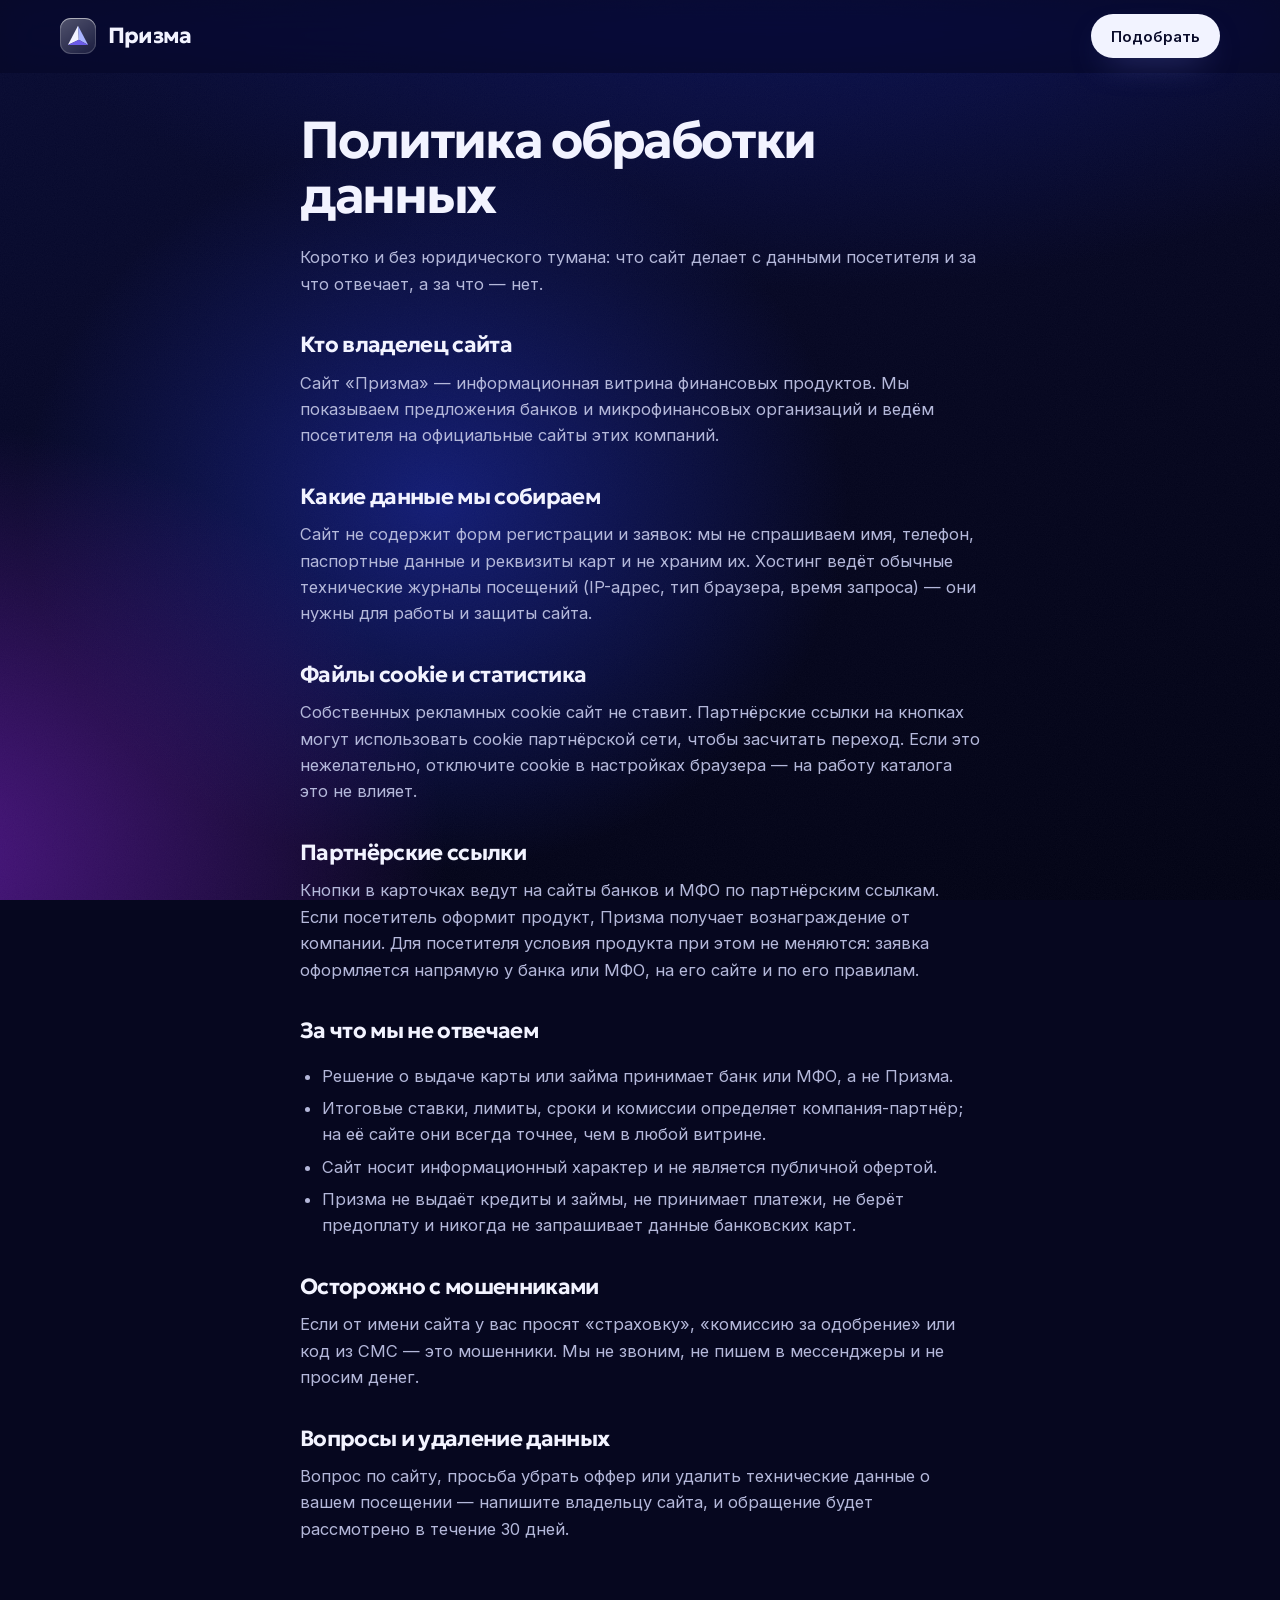
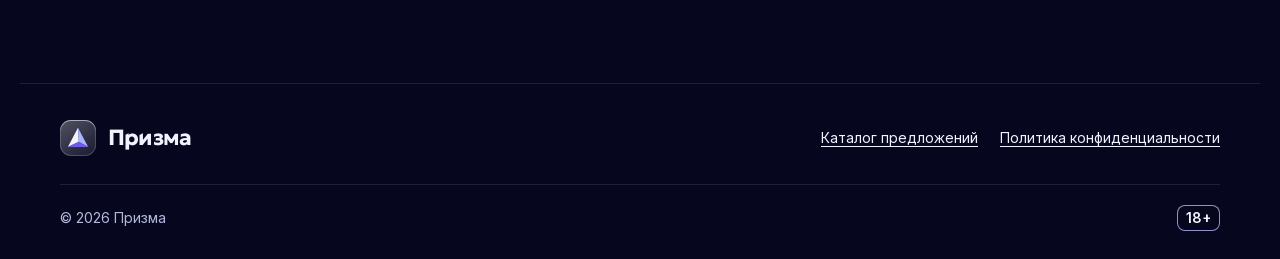
<file: privacy.html>
<!doctype html>
<html lang="ru">
<head>
<meta charset="utf-8">
<meta name="viewport" content="width=device-width, initial-scale=1">
<title>Политика обработки данных — Призма</title>
<meta name="description" content="Как сайт Призма работает с данными посетителей: файлы cookie, партнёрские ссылки, отказ от ответственности.">
<link rel="icon" href="favicon.svg" type="image/svg+xml">
<meta name="theme-color" content="#06071F">
<link rel="stylesheet" href="css/style.css?v=20261018032904">
</head>
<body>
<a class="skip" href="#main">Перейти к содержанию</a>
<svg width="0" height="0" class="sprite" aria-hidden="true" focusable="false">
  <symbol id="i-prism" viewBox="0 0 32 32"><path d="M16 3.5 3.5 27 17 20.5z" fill="#F2F3FF"/><path d="M16 3.5 17 20.5 28.5 27z" fill="#A9B4FF"/><path d="M3.5 27h25L17 20.5z" fill="#6C5CE7"/></symbol>
</svg>
<header class="hdr" id="hdr">
  <div class="wrap hdr__in">
    <a class="brand" href="./">
      <span class="brand__mark" aria-hidden="true"><svg viewBox="0 0 32 32" focusable="false"><use href="#i-prism"/></svg></span>
      <span class="brand__word">Призма</span>
    </a>
    <a class="btn btn--sm hdr__cta" href="./#catalog">Подобрать</a>
  </div>
</header>

<main id="main" tabindex="-1" class="doc">
  <div class="wrap doc__in">
    <h1>Политика обработки данных</h1>
    <p class="doc__lead">Коротко и без юридического тумана: что сайт делает с данными
       посетителя и за что отвечает, а за что — нет.</p>

    <h2>Кто владелец сайта</h2>
    <p>Сайт «Призма» — информационная витрина финансовых продуктов.
       Мы показываем предложения банков и микрофинансовых организаций и ведём
       посетителя на официальные сайты этих компаний.</p>

    <h2>Какие данные мы собираем</h2>
    <p>Сайт не содержит форм регистрации и заявок: мы не спрашиваем имя, телефон,
       паспортные данные и реквизиты карт и не храним их. Хостинг ведёт обычные
       технические журналы посещений (IP-адрес, тип браузера, время запроса) —
       они нужны для работы и защиты сайта.</p>

    <h2>Файлы cookie и статистика</h2>
    <p>Собственных рекламных cookie сайт не ставит. Партнёрские ссылки на кнопках
       могут использовать cookie партнёрской сети, чтобы засчитать переход. Если это
       нежелательно, отключите cookie в настройках браузера — на работу каталога
       это не влияет.</p>

    <h2>Партнёрские ссылки</h2>
    <p>Кнопки в карточках ведут на сайты банков и МФО по партнёрским ссылкам.
       Если посетитель оформит продукт, Призма получает вознаграждение
       от компании. Для посетителя условия продукта при этом не меняются:
       заявка оформляется напрямую у банка или МФО, на его сайте и по его правилам.</p>

    <h2>За что мы не отвечаем</h2>
    <ul>
      <li>Решение о выдаче карты или займа принимает банк или МФО, а не Призма.</li>
      <li>Итоговые ставки, лимиты, сроки и комиссии определяет компания-партнёр;
          на её сайте они всегда точнее, чем в любой витрине.</li>
      <li>Сайт носит информационный характер и не является публичной офертой.</li>
      <li>Призма не выдаёт кредиты и займы, не принимает платежи, не берёт
          предоплату и никогда не запрашивает данные банковских карт.</li>
    </ul>

    <h2>Осторожно с мошенниками</h2>
    <p>Если от имени сайта у вас просят «страховку», «комиссию за одобрение» или
       код из СМС — это мошенники. Мы не звоним, не пишем в мессенджеры и не
       просим денег.</p>

    <h2>Вопросы и удаление данных</h2>
    <p>Вопрос по сайту, просьба убрать оффер или удалить технические данные о вашем
       посещении — напишите владельцу сайта, и обращение будет рассмотрено
       в течение 30 дней.</p>
  </div>
</main>

<footer class="foot">
  <div class="wrap">
    <div class="foot__top">
      <a class="brand brand--light" href="./">
        <span class="brand__mark" aria-hidden="true"><svg viewBox="0 0 32 32" focusable="false"><use href="#i-prism"/></svg></span>
        <span class="brand__word">Призма</span>
      </a>
      <nav class="foot__nav" aria-label="Подвал">
        <a href="./#catalog">Каталог предложений</a>
        <a href="privacy.html" aria-current="page">Политика конфиденциальности</a>
      </nav>
    </div>
    <p class="foot__bottom"><span>© <span id="year">2026</span> Призма</span><span class="foot__age">18+</span></p>
  </div>
</footer>
<script>document.getElementById('year').textContent=new Date().getFullYear();</script>
</body>
</html>
</file>
<file: css/style.css>
/* ═══════════════════════════════════════════════════════════════════════
   ПРИЗМА — витрина карт, займов и РКО. Сине-фиолетовый фон (свой градиент
   по картинке клиента, спокойнее оригинала) и «стеклянные» плашки:
   полупрозрачная заливка, размытие того, что под ней (backdrop-filter),
   светлая кромка сверху. Geologica с острыми углами (SHRP 100) в заголовках,
   белые кнопки-таблетки. Цвет на странице дают банки — карты в веере
   и подсветка карточек.

   Контраст (WCAG 2.2 AA). Самый светлый участок под текстом — стекло над
   фиолетовым пятном, ~#2A1C5C: текст #F2F3FF — 14:1, приглушённый #B4B8DA —
   7,6:1 (там, где синее и фиолетовое пятна сходятся, — 5,2:1); рамки полей
   и контурных кнопок #8E92C8 — от 3,4:1 (нужно 3:1).
   Кромки стекла rgba(255,255,255,.1–.2) — украшение, не граница элемента
   управления. Без прозрачности (prefers-reduced-transparency) и в браузерах
   без backdrop-filter стекло становится плотным.
   ═══════════════════════════════════════════════════════════════════════ */

/* Geologica — переменный шрифт (wght 100–900, ось SHRP «заточка» углов 0–100). */
@font-face { font-family: 'Geologica'; font-style: normal; font-weight: 100 900; font-display: swap;
  src: url(../fonts/geologica.woff2) format('woff2'); }
@font-face { font-family: 'Inter'; font-style: normal; font-weight: 400 600; font-display: swap;
  src: url(../fonts/inter-cyr.woff2) format('woff2'); unicode-range: U+0301, U+0400-045F, U+0490-0491, U+04B0-04B1, U+2116; }
@font-face { font-family: 'Inter'; font-style: normal; font-weight: 400 600; font-display: swap;
  src: url(../fonts/inter-lat.woff2) format('woff2'); unicode-range: U+0000-00FF, U+0131, U+0152-0153, U+02BB-02BC, U+02C6, U+02DA, U+02DC, U+0304, U+0308, U+0329, U+2000-206F, U+20AC, U+2122, U+2191, U+2193, U+2212, U+2215, U+FEFF, U+FFFD; }
@font-face { font-family: 'JetBrains Mono'; font-style: normal; font-weight: 500; font-display: swap;
  src: url(../fonts/jetbrains-500-latin.woff2) format('woff2'); }

:root {
  --bg: #06071F;                       /* база под градиентом; им же зазор в кольце фокуса */
  --solid: #12133A;                    /* плотное «стекло» — без прозрачности */
  --card: rgba(14,16,52,.46);
  --line: rgba(255,255,255,.1);        /* украшение: разделители, кромки */
  --ink: #F2F3FF;
  --ink-2: #DADCF2;
  --muted: #B4B8DA;                    /* 7,6:1 на самом светлом стекле */
  --ctl-line: #8E92C8;                 /* рамки полей и контурных кнопок: 3,4:1 даже на самом ярком пятне */
  --paper: #F2F3FF;                    /* белая кнопка */
  --on-paper: #0A0B2A;                 /* текст на белой кнопке, 17:1 */
  --accent: #A9B4FF;                   /* только точки и полоска прокрутки */
  /* стекло: светлый блик сверху-слева гаснет к середине, тонкая кромка */
  --glass: linear-gradient(160deg, rgba(255,255,255,.1), rgba(255,255,255,.025) 45%, rgba(255,255,255,.05));
  --glass-edge: inset 0 1px 0 rgba(255,255,255,.18), inset 0 0 0 1px rgba(255,255,255,.1);
  --blur: blur(18px) saturate(120%);   /* сильнее saturate высветляет фиолетовое под текстом */
  --radius: 26px;
  --gutter: clamp(16px, 4vw, 40px);
  --f: 'Inter', system-ui, -apple-system, 'Segoe UI', Roboto, Arial, sans-serif;
  --f-d: 'Geologica', 'Inter', system-ui, -apple-system, 'Segoe UI', Roboto, Arial, sans-serif;
  --f-mono: 'JetBrains Mono', ui-monospace, 'SF Mono', Menlo, monospace;
  --ease-out: cubic-bezier(.16, 1, .3, 1);
  color-scheme: dark;
}
* { box-sizing: border-box; }
[hidden] { display: none !important; }
/* шапка и полоса фильтра липкие: якоря и фокус не должны уходить под них.
   --hdr / --flt — их настоящая высота (js/app.js) */
html { background: var(--bg); scroll-padding-top: calc(var(--hdr, 69px) + 12px); -webkit-text-size-adjust: 100%; text-size-adjust: 100%; }
@media (prefers-reduced-motion: no-preference) { html { scroll-behavior: smooth; } }
body { margin: 0; color: var(--ink); font: 400 1.0625rem/1.6 var(--f); -webkit-font-smoothing: antialiased; overflow-x: clip; }
/* Фон — свой градиент по картинке клиента: синее пятно в центре слева,
   фиолетовое снизу слева, к правому нижнему углу почти чёрный. Слой стоит
   на месте (fixed), страница едет поверх — стекло карточек ловит разные
   участки. У body своего фона быть не должно, иначе слои не видно. */
body::after { content: ""; position: fixed; inset: 0; z-index: -2; pointer-events: none;
  background:
    radial-gradient(60% 72% at -6% 96%, rgba(96,26,160,.78), rgba(96,26,160,0) 68%),
    radial-gradient(46% 58% at 34% 56%, rgba(26,40,160,.66), rgba(26,40,160,0) 70%),
    radial-gradient(90% 60% at 62% -10%, rgba(14,22,104,.78), rgba(14,22,104,0) 70%),
    linear-gradient(162deg, #080B33 0%, #05061F 55%, #020314 100%); }
/* телефон: экран «стоит» — пятна выше и шире, иначе фиолетовое уходит за край */
@media (max-aspect-ratio: 4/5) {
  body::after { background:
    radial-gradient(120% 50% at -12% 100%, rgba(96,26,160,.78), rgba(96,26,160,0) 68%),
    radial-gradient(95% 40% at 28% 58%, rgba(26,40,160,.6), rgba(26,40,160,0) 70%),
    radial-gradient(130% 40% at 62% -6%, rgba(14,22,104,.8), rgba(14,22,104,0) 70%),
    linear-gradient(172deg, #080B33 0%, #05061F 55%, #020314 100%); }
}
/* плёночное зерно поверх градиента и ПОД содержимым: прячет ступеньки
   на плавных переходах, текст и кнопки не перекрывает */
body::before { content: ""; position: fixed; inset: 0; z-index: -1; pointer-events: none; opacity: .45;
  background-image: url("data:image/svg+xml,%3Csvg xmlns='http://www.w3.org/2000/svg' width='220' height='220'%3E%3Cfilter id='n'%3E%3CfeTurbulence type='fractalNoise' baseFrequency='.9' numOctaves='3' stitchTiles='stitch'/%3E%3CfeColorMatrix values='0 0 0 0 1 0 0 0 0 1 0 0 0 0 1 0 0 0 .07 0'/%3E%3C/filter%3E%3Crect width='100%25' height='100%25' filter='url(%23n)'/%3E%3C/svg%3E"); }
@media (forced-colors: active) { body::before, body::after { display: none; } }
img { max-width: 100%; height: auto; display: block; }
h1, h2, h3, h4, p { margin: 0; }
a { color: inherit; text-decoration-thickness: 1.5px; text-underline-offset: 3px; }
button, input { font: inherit; color: inherit; }
main:focus { outline: none; }
.sprite { position: absolute; width: 0; height: 0; overflow: hidden; }
.ico { width: 18px; height: 18px; flex: none; fill: none; stroke: currentColor; stroke-width: 2; stroke-linecap: round; stroke-linejoin: round; }

/* Фокус — двойное кольцо: светлое снаружи, тёмный зазор внутри. Хотя бы одно
   кольцо даёт 3:1 на тёмном фоне, на стекле, на белой кнопке и на цвете банка. */
:focus-visible { outline: 3px solid var(--ink); outline-offset: 3px; box-shadow: 0 0 0 3px var(--bg); }

.vh { position: absolute !important; width: 1px; height: 1px; padding: 0; margin: -1px; overflow: hidden; clip: rect(0 0 0 0); white-space: nowrap; border: 0; }
.wrap { width: min(1240px, 100%); margin-inline: auto; padding-inline: var(--gutter); }
.skip { position: absolute; left: 12px; top: -100px; z-index: 60; max-width: calc(100% - 24px); padding: 12px 18px; border-radius: 999px; background: var(--paper); color: var(--on-paper); font-weight: 600; text-decoration: none; }
.skip:focus { top: 12px; }

/* ---------- кнопки ---------- */
.btn { display: inline-flex; align-items: center; justify-content: center; gap: 10px; min-height: 52px; padding: 0 26px; border-radius: 999px; border: 0;
  background: var(--paper); color: var(--on-paper); font: 600 1rem/1 var(--f); text-decoration: none; cursor: pointer; white-space: nowrap;
  box-shadow: 0 14px 34px -16px rgba(130,140,255,.55);
  transition: transform .2s var(--ease-out), background-color .2s, box-shadow .2s; }
.btn:hover { background: #FFFFFF; }
.btn:active { transform: scale(.98); }
.btn--ghost { background: rgba(255,255,255,.06); color: var(--ink); box-shadow: inset 0 0 0 1.5px var(--ctl-line);
  }
.btn--ghost:hover { background: rgba(255,255,255,.12); box-shadow: inset 0 0 0 1.5px #A2A6D8; }
.btn--sm { min-height: 44px; padding: 0 20px; font-size: .9375rem; }

/* ---------- шапка: матовое стекло ---------- */
.hdr { position: sticky; top: 0; z-index: 30; background: rgba(8,9,38,.72); -webkit-backdrop-filter: saturate(1.5) blur(18px); backdrop-filter: saturate(1.5) blur(18px); border-bottom: 1px solid transparent; transition: border-color .2s, background-color .2s; }
/* прокрутили — под шапкой едут белые кнопки: заливка 86%, иначе текст меню теряет контраст */
.hdr.is-stuck { border-bottom-color: var(--line); background: rgba(8,9,38,.86); }
/* полоска прокрутки: absolute и scaleX — шапка не становится выше */
.hdr__progress { position: absolute; left: 0; right: 0; bottom: -1px; height: 1px; background: var(--accent); transform: scaleX(0); transform-origin: 0 50%; pointer-events: none; }
@media (forced-colors: active) { .hdr__progress { display: none; } }
.hdr__in { display: flex; align-items: center; gap: 12px; min-height: 72px; }
.logo { display: inline-flex; align-items: center; gap: 12px; min-width: 0; text-decoration: none; border-radius: 12px; }
/* знак — стеклянная плитка с призмой */
.logo__mark, .brand__mark { width: 36px; height: 36px; border-radius: 11px; display: grid; place-items: center; flex: none;
  background: linear-gradient(145deg, rgba(255,255,255,.3), rgba(255,255,255,.08)); box-shadow: inset 0 1px 0 rgba(255,255,255,.45), inset 0 0 0 1px rgba(255,255,255,.18); }
.logo__mark svg, .brand__mark svg { width: 26px; height: 26px; }
.logo__word { font: 700 1.375rem/1 var(--f-d); letter-spacing: -.035em; white-space: nowrap; overflow: hidden; text-overflow: ellipsis; padding-bottom: 2px; }
.hdr nav { margin-left: auto; }
.hdr nav ul { display: flex; gap: 2px; list-style: none; margin: 0; padding: 0; }
.hdr nav a { display: inline-flex; align-items: center; min-height: 44px; padding: 0 14px; border-radius: 999px; text-decoration: none; font-weight: 500; font-size: .9375rem; color: var(--ink-2); }
.hdr nav a:hover { background: rgba(255,255,255,.09); color: var(--ink); }
.hdr__cta { margin-left: 6px; flex: none; }
/* на политике меню нет — кнопка всё равно уходит вправо */
.brand + .hdr__cta { margin-left: auto; }
@media (max-width: 1060px) { .hdr nav { display: none; } .hdr__cta { margin-left: auto; } }
@media (max-height: 500px) { .hdr { position: static; } }

/* ---------- первый экран ---------- */
.hero { position: relative; isolation: isolate; overflow-x: clip; padding-top: clamp(28px, 5vw, 64px); padding-bottom: clamp(16px, 3vw, 40px); }
/* мягкий свет за веером — холодный, как от стекла */
.hero::before { content: ""; position: absolute; z-index: -1; pointer-events: none; inset: -72px 0 -10%;
  background: radial-gradient(46% 56% at 74% 46%, rgba(130,120,255,.13), rgba(130,120,255,0) 72%); }
.hero__grid { display: grid; gap: clamp(8px, 3vw, 32px); align-items: center; }
@media (min-width: 1000px) {
  .hero__grid { grid-template-columns: minmax(0, 1.05fr) minmax(0, 1fr); grid-template-areas: "head fan" "body fan"; align-items: end; column-gap: 24px; }
  .hero__head { grid-area: head; } .hero__body { grid-area: body; align-self: start; } .fan { grid-area: fan; align-self: center; }
}
.pill { display: inline-flex; align-items: center; gap: 10px; padding: 8px 15px 8px 13px; border-radius: 999px; font-size: .875rem; font-weight: 500; color: var(--ink-2); line-height: 1.3;
  background: var(--glass), rgba(18,20,60,.4); box-shadow: var(--glass-edge); }
.pill i { width: 7px; height: 7px; border-radius: 50%; background: var(--accent); flex: none; box-shadow: 0 0 0 4px rgba(169,180,255,.16); }
/* два повтора и стоп: бесконечное мигание без кнопки паузы — нарушение 2.2.2 */
@media (prefers-reduced-motion: no-preference) { .pill i { animation: ping 2.4s var(--ease-out) 2; } }
@keyframes ping { 0% { box-shadow: 0 0 0 0 rgba(169,180,255,.45); } 70% { box-shadow: 0 0 0 9px rgba(169,180,255,0); } 100% { box-shadow: 0 0 0 4px rgba(169,180,255,.16); } }
.hero h1 { margin: 22px 0 0; font: 650 clamp(2.5rem, 4.5vw, 4.125rem)/1.02 var(--f-d); letter-spacing: -.045em; text-wrap: balance; }
.hero h1 em { display: block; font-style: normal; color: var(--muted); }   /* крупный текст, 7,6:1 */
.hero__lead { margin: 0; max-width: 30em; font-size: clamp(1.0625rem, 1.4vw, 1.1875rem); color: var(--muted); text-wrap: pretty; }
.hero__cta { display: flex; flex-wrap: wrap; gap: 12px; margin-top: 30px; }
.hero__cta .ico { width: 18px; height: 18px; }
.hero__facts { display: flex; flex-wrap: wrap; gap: 10px 44px; margin: 40px 0 0; padding: 26px 0 0; list-style: none; border-top: 1px solid var(--line); max-width: 520px; }
.hero__facts b { display: block; font: 300 2.75rem/1 var(--f-d); letter-spacing: -.04em; }
.hero__facts span { display: block; margin-top: 6px; font-size: .875rem; color: var(--muted); }

/* ---------- веер карт ----------
   Только карты: стеклянные пластины и шары за ними клиент велел убрать (18.10).
   Веер — одна плоскость, наклонённая в 3D: карты не режут друг друга, порядок
   слоёв задаёт z-index. .bank — неподвижная зона под курсором, .bank__face —
   сама карта. data-slot (0…4) — место в веере; клик «вытаскивает» карту.
   --p — насколько веер раскрыт (1 — полностью, 0 — одна карта), из прокрутки. */
.fan { --k: 1; --p: 1; --mx: 0; --my: 0; position: relative; height: clamp(300px, 42vw, 560px); user-select: none; -webkit-user-select: none; }
.fan__tick { position: absolute; z-index: 3; width: 14px; height: 14px; pointer-events: none; border: 0 solid rgba(169,180,255,.55); }
.fan__tick--tl { top: 2%; left: 1%; border-top-width: 1px; border-left-width: 1px; }
.fan__tick--tr { top: 2%; right: 1%; border-top-width: 1px; border-right-width: 1px; }
.fan__tick--bl { bottom: 0; left: 1%; border-bottom-width: 1px; border-left-width: 1px; }
.fan__tick--br { bottom: 0; right: 1%; border-bottom-width: 1px; border-right-width: 1px; }
.fan__hint { position: absolute; z-index: 3; right: calc(1% + 22px); top: calc(2% - 5px); font: 500 .6875rem/1.4 var(--f-mono); letter-spacing: .06em; text-transform: uppercase; color: var(--muted); pointer-events: none; }
@media (max-width: 600px) { .fan__tick, .fan__hint { display: none; } }
@media (forced-colors: active) { .fan__tick { display: none; } }
/* перспектива — функцией у самой сцены, а не свойством perspective у .fan:
   с ним Safari ставит соседей сцены в одно 3D-пространство и сортирует слои
   по глубине, а не по z-index */
.fan__stage { position: absolute; z-index: 1; inset: 0; transform: perspective(1600px) rotateX(var(--rx, 12deg)) rotateY(var(--ry, 8deg)); transition: transform .9s var(--ease-out); }
.bank { --w: clamp(160px, 19vw, 256px); --tx: 0px; --ty: 0px; --rot: 0deg; --z: 1;
  position: absolute; left: 50%; bottom: 30%; width: var(--w); aspect-ratio: 1.586; margin-left: calc(var(--w) / -2);
  transform-origin: 50% 140%;
  transform: translate(var(--tx), var(--ty)) rotate(var(--rot));
  z-index: var(--z);
  transition: transform .75s var(--ease-out) var(--delay, 0ms), z-index 0s .25s;
  cursor: pointer; -webkit-tap-highlight-color: transparent; touch-action: manipulation; }
/* стопка: центральная сверху, остальные чуть выглядывают */
.bank[data-slot="0"] { --ty: 7px; --rot: -3deg; }
.bank[data-slot="1"] { --ty: 3px; --rot: -1.5deg; --z: 3; }
.bank[data-slot="2"] { --z: 5; }
.bank[data-slot="3"] { --ty: 3px; --rot: 1.5deg; --z: 3; }
.bank[data-slot="4"] { --ty: 7px; --rot: 3deg; }
/* веер: пять мест слева направо; между стопкой и веером — пропорционально --p */
.fan.is-open .bank[data-slot="0"] { --tx: calc(var(--w) * -.54 * var(--k) * var(--p)); --ty: calc(7px * (1 - var(--p)) + var(--w) * .12 * var(--k) * var(--p)); --rot: calc(-3deg * (1 - var(--p)) - 20deg * var(--k) * var(--p)); }
.fan.is-open .bank[data-slot="1"] { --tx: calc(var(--w) * -.28 * var(--k) * var(--p)); --ty: calc(3px * (1 - var(--p)) + var(--w) * .03 * var(--k) * var(--p)); --rot: calc(-1.5deg * (1 - var(--p)) - 10deg * var(--k) * var(--p)); }
.fan.is-open .bank[data-slot="2"] { --ty: calc(var(--w) * -.04 * var(--p)); }
.fan.is-open .bank[data-slot="3"] { --tx: calc(var(--w) * .28 * var(--k) * var(--p)); --ty: calc(3px * (1 - var(--p)) + var(--w) * .03 * var(--k) * var(--p)); --rot: calc(1.5deg * (1 - var(--p)) + 10deg * var(--k) * var(--p)); }
.fan.is-open .bank[data-slot="4"] { --tx: calc(var(--w) * .54 * var(--k) * var(--p)); --ty: calc(7px * (1 - var(--p)) + var(--w) * .12 * var(--k) * var(--p)); --rot: calc(3deg * (1 - var(--p)) + 20deg * var(--k) * var(--p)); }
.bank__face { position: absolute; inset: 0; border-radius: calc(var(--w) * .062); padding: calc(var(--w) * .066); color: #fff; overflow: hidden;
  display: flex; flex-direction: column;
  box-shadow: 0 1px 1px rgba(0,0,0,.3), 0 18px 34px -12px rgba(3,4,30,.85), inset 0 0 0 1px rgba(255,255,255,.1);
  transition: translate .45s var(--ease-out), scale .45s var(--ease-out), box-shadow .45s var(--ease-out); }
@media (hover: hover) {
  .fan.is-open .bank:hover { z-index: 9; transition: transform .75s var(--ease-out) var(--delay, 0ms), z-index 0s; }
  .fan.is-open .bank:hover .bank__face { translate: 0 -14px; scale: 1.04; box-shadow: 0 1px 1px rgba(0,0,0,.3), 0 34px 54px -18px rgba(3,4,30,.9), inset 0 0 0 1px rgba(255,255,255,.14); }
}
.fan.is-open .bank:active .bank__face { translate: 0 -6px; scale: 1.01; }
.fan.is-open .bank.is-picked { z-index: 10; transition: transform .75s var(--ease-out), z-index 0s; }
.fan.is-open .bank.is-picked .bank__face { translate: 0 -30px; scale: 1.06; box-shadow: 0 1px 1px rgba(0,0,0,.3), 0 40px 60px -20px rgba(3,4,30,.95), inset 0 0 0 1px rgba(255,255,255,.16); }
.bank__face::after { content: ""; position: absolute; inset: 0; border-radius: inherit; pointer-events: none;
  background: linear-gradient(115deg, rgba(255,255,255,.26) 0%, rgba(255,255,255,0) 36%, rgba(255,255,255,0) 64%, rgba(255,255,255,.1) 100%); }
.bank__top { display: flex; align-items: center; gap: calc(var(--w) * .036); font: 600 calc(var(--w) * .06)/1 var(--f); letter-spacing: -.01em; }
.bank__logo { width: calc(var(--w) * .13); height: calc(var(--w) * .13); border-radius: 28%; background: #fff; object-fit: cover; flex: none; }
.bank__nfc { margin-left: auto; width: calc(var(--w) * .052); height: auto; opacity: .9; fill: none; stroke: currentColor; stroke-width: 6; stroke-linecap: round; }
.bank__chip { margin-top: calc(var(--w) * .08); width: calc(var(--w) * .15); aspect-ratio: 1.3; border-radius: 22%; position: relative; overflow: hidden;
  background: linear-gradient(135deg, #F6E7BE, #C9A55E 55%, #EFD9A0); }
.bank__chip::before, .bank__chip::after { content: ""; position: absolute; background: rgba(90,60,10,.35); }
.bank__chip::before { left: 0; right: 0; top: 50%; height: 1px; }
.bank__chip::after { top: 0; bottom: 0; left: 36%; width: 1px; box-shadow: calc(var(--w) * .042) 0 0 rgba(90,60,10,.35); }
.bank__num { margin-top: auto; font: 500 calc(var(--w) * .052)/1 var(--f-mono); letter-spacing: .08em; opacity: .94; white-space: nowrap; }
.bank__bottom { display: flex; align-items: flex-end; justify-content: space-between; margin-top: calc(var(--w) * .045); font-size: calc(var(--w) * .048); font-weight: 500; opacity: .92; line-height: 1; }
.bank__mir { font: 600 italic calc(var(--w) * .074)/1 var(--f); letter-spacing: -.02em; }
.bank--t .bank__face { background: repeating-linear-gradient(118deg, rgba(255,255,255,.03) 0 2px, transparent 2px 8px), linear-gradient(145deg, #333333, #0E0E0E 58%, #222222); }
.bank--t .bank__bottom span:first-child { color: #FFDD2D; font-weight: 600; }
.bank--alfa .bank__face { background: linear-gradient(145deg, #FF6A4E, #EF3124 45%, #A9121A); }
.bank--sber .bank__face { background: linear-gradient(145deg, #4CD06C, #21A038 45%, #0B6E2C); }
.bank--uralsib .bank__face { background: linear-gradient(145deg, #8A5BC4, #5B2C83 50%, #351659); }
.bank--ozon .bank__face { background: linear-gradient(135deg, #2D74FF, #005BFF 30%, #7B2FE0 68%, #F1117E); }
/* правые карты: логотип и название справа — банк виден, даже когда левую половину закрывает соседняя */
.bank--r .bank__top { flex-direction: row-reverse; }
.bank--r .bank__nfc { margin-left: 0; margin-right: auto; scale: -1 1; }
.bank--r .bank__chip { align-self: flex-end; }
.bank--r .bank__num { text-align: right; }
.bank--r .bank__bottom { justify-content: flex-end; }
@media (prefers-reduced-motion: reduce) { .bank, .bank__face, .fan__stage { transition: none !important; } }
@media (max-width: 999px) { .fan { margin-block: 4px 8px; } }
/* на узком экране веер собраннее, чтобы крайние карты не выходили за край */
@media (max-width: 600px) {
  .fan { --k: .6; height: clamp(250px, 76vw, 330px); }
  .bank { --w: clamp(150px, 44vw, 210px); bottom: 27%; }
}

/* Настоящее размытие (backdrop-filter) — у шапки и ленты фильтров: под ними
   едет чёткое. Плитки и карточки лежат на плавном
   градиенте — размывать там почти нечего, а перерисовка на каждом кадре
   прокрутки дорогая; на компьютере размытие у них всё же есть — оно
   сглаживает зерно, и стекло читается «матовым». */
@media (hover: hover) and (pointer: fine) and (min-width: 900px) {
  .tile, .card, .faq details { -webkit-backdrop-filter: var(--blur); backdrop-filter: var(--blur); }
}

/* ---------- лента партнёров ---------- */
.partners { padding: clamp(28px, 4vw, 52px) 0 0; }
.partners__bar { display: flex; align-items: center; justify-content: space-between; gap: 12px; margin-bottom: 16px; }
.partners__title { font: 500 .9375rem/1.3 var(--f); color: var(--muted); }
.mq-toggle { display: inline-flex; align-items: center; gap: 8px; min-height: 44px; padding: 0 16px 0 14px; border: 0; border-radius: 999px;
  background: rgba(255,255,255,.06); box-shadow: inset 0 0 0 1.5px var(--ctl-line); font-size: .875rem; font-weight: 600; cursor: pointer; }
.mq-toggle:hover { background: rgba(255,255,255,.12); }
.mq-toggle .ico { width: 16px; height: 16px; fill: currentColor; stroke-width: 1.5; }
.marquee { overflow: hidden; -webkit-mask-image: linear-gradient(90deg, transparent, #000 6%, #000 94%, transparent); mask-image: linear-gradient(90deg, transparent, #000 6%, #000 94%, transparent); }
.marquee__track { display: flex; width: max-content; }
.marquee__list { display: flex; gap: 10px; margin: 0; padding: 2px 10px 2px 0; list-style: none; }
/* в ленте стекло без размытия: она всё время едет, а blur на ходу дорогой */
.marquee__list li { display: inline-flex; align-items: center; gap: 10px; padding: 9px 18px 9px 10px; border-radius: 999px; background: rgba(255,255,255,.07); box-shadow: inset 0 1px 0 rgba(255,255,255,.12), inset 0 0 0 1px rgba(255,255,255,.07); font-size: .9375rem; font-weight: 500; color: var(--ink-2); white-space: nowrap; }
.marquee__list img { width: 30px; height: 30px; border-radius: 50%; object-fit: cover; background: #fff; }
@media (prefers-reduced-motion: no-preference) {
  .marquee__track.is-running { animation: mq var(--mq-dur, 70s) linear infinite; }
  .marquee:hover .marquee__track, .marquee:focus-within .marquee__track, .marquee.is-paused .marquee__track { animation-play-state: paused; }
}
@keyframes mq { to { transform: translateX(-50%); } }
@media (prefers-reduced-motion: reduce) {
  .mq-toggle { display: none; }
  .marquee { -webkit-mask-image: none; mask-image: none; }
  .marquee__track { width: auto; }
  .marquee__list { flex-wrap: wrap; padding: 0 var(--gutter); max-width: 1240px; margin-inline: auto; }
  .marquee__list[aria-hidden="true"] { display: none; }
}

/* ---------- заголовки секций ---------- */
.sec { padding-top: clamp(64px, 9vw, 120px); }
.sec__head { display: flex; flex-wrap: wrap; align-items: end; justify-content: space-between; gap: 12px 24px; margin-bottom: 32px; }
.sec__head h2, .how h2 { font: 650 clamp(2.125rem, 4.2vw, 3.375rem)/1 var(--f-d); letter-spacing: -.045em; }
.sec__head p { max-width: 30em; color: var(--muted); }
/* номер раздела над заголовком — украшение (aria-hidden), слово не повторяет H2 */
.sec__head .idx { flex-basis: 100%; max-width: none; }
.idx { display: flex; align-items: center; gap: 12px; margin-bottom: 4px; font: 500 .75rem/1 var(--f-mono); letter-spacing: .12em; text-transform: uppercase; color: var(--muted); }
.idx span { display: inline-flex; align-items: center; gap: 12px; color: var(--ink); }
.idx span::after { content: ""; width: 28px; height: 1px; background: rgba(169,180,255,.55); }
.how__head .idx { margin-bottom: 16px; }

/* ---------- разделы-плитки: стекло, крупная цифра, название, логотипы ---------- */
.bento { display: grid; gap: 14px; grid-template-columns: repeat(4, minmax(0, 1fr)); list-style: none; margin: 0; padding: 0; }
.bento li { min-width: 0; }
@media (max-width: 1100px) { .bento { grid-template-columns: repeat(2, minmax(0, 1fr)); } .bento li:last-child:nth-child(odd) { grid-column: span 2; } }
.tile { position: relative; isolation: isolate; display: flex; flex-direction: column; justify-content: flex-start; gap: 44px; height: 100%; padding: 26px; border-radius: var(--radius); overflow: hidden;
  background: var(--glass), rgba(18,20,60,.42); box-shadow: var(--glass-edge), 0 24px 50px -30px rgba(2,3,20,.75);
  text-decoration: none; transition: background-color .3s, box-shadow .3s; }
/* мягкий свет из верхнего угла */
.tile::before { content: ""; position: absolute; z-index: -1; inset: 0; pointer-events: none; background: radial-gradient(70% 60% at 0% 0%, rgba(255,255,255,.09), rgba(255,255,255,0) 70%); }
/* свет за курсором (--x/--y из js/app.js): не ярче 3% белого — приглушённый
   текст поверх остаётся выше 5:1 даже на фиолетовом пятне */
.tile::after, .card::after { content: ""; position: absolute; inset: 0; z-index: -1; border-radius: inherit; pointer-events: none; opacity: 0; transition: opacity .35s;
  background: radial-gradient(260px circle at var(--x, 50%) var(--y, 50%), rgba(255,255,255,.03), rgba(255,255,255,0) 70%); }
@media (hover: hover) and (pointer: fine) and (prefers-reduced-motion: no-preference) { .tile:hover::after, .card:hover::after { opacity: 1; } }
@media (forced-colors: active) { .tile::after, .card::after { display: none; } }
@media (hover: hover) {
  .tile:hover { background: var(--glass), rgba(40,44,112,.48); box-shadow: inset 0 1px 0 rgba(255,255,255,.26), inset 0 0 0 1px rgba(255,255,255,.17), 0 30px 60px -30px rgba(2,3,20,.8); }
  .tile:hover .tile__arrow { transform: rotate(-45deg); }
}
.tile__num { display: block; padding-right: 56px; font: 250 clamp(4.5rem, 7vw, 6.25rem)/.8 var(--f-d); letter-spacing: -.06em; color: var(--ink); }
.tile__arrow { position: absolute; top: 20px; right: 20px; width: 44px; height: 44px; border-radius: 50%; background: var(--paper); color: var(--on-paper); display: grid; place-items: center; transition: transform .35s var(--ease-out); }
.tile__arrow .ico { width: 18px; height: 18px; }
.tile__txt b { display: block; color: var(--ink); font: 650 1.5rem/1.1 var(--f-d); letter-spacing: -.035em; }
.tile__txt > span { display: block; margin-top: 8px; color: var(--muted); font-size: .9375rem; }
.tile__txt > .tile__logos { display: flex; margin-top: 16px; }
.tile__logos img { width: 28px; height: 28px; border-radius: 50%; object-fit: cover; background: #fff; box-shadow: 0 0 0 2.5px #1B1D52; }
.tile__logos img + img { margin-left: -8px; }
@media (max-width: 600px) {
  .tile { min-height: 0; gap: 28px; padding: 18px; border-radius: 22px; }
  .tile__num { font-size: 3.75rem; padding-right: 44px; }
  .tile__arrow { width: 38px; height: 38px; top: 14px; right: 14px; }
  .tile__txt b { font-size: 1.5rem; }
  .tile__txt > span { font-size: .8125rem; }
  .tile__note { display: none; }
  .tile__txt > .tile__logos { margin-top: 10px; }
}
@media (max-width: 340px) { .bento { grid-template-columns: minmax(0, 1fr); } .bento li:last-child:nth-child(odd) { grid-column: span 1; } }

/* ---------- как это работает ---------- */
.how { margin-top: clamp(64px, 9vw, 120px); padding-block: clamp(48px, 6vw, 88px); border-block: 1px solid var(--line); position: relative; isolation: isolate; }
.how::before { content: ""; position: absolute; z-index: -1; inset: 0; pointer-events: none; background: radial-gradient(40% 60% at 22% 50%, rgba(130,120,255,.1), rgba(130,120,255,0) 70%); }
.how__grid { display: grid; gap: 28px clamp(24px, 4vw, 64px); align-items: start; }
@media (min-width: 900px) { .how__grid { grid-template-columns: minmax(0, .8fr) minmax(0, 1.2fr); } }
.steps { list-style: none; margin: 0; padding: 0; }
.steps li { display: grid; grid-template-columns: 76px 1fr; gap: 18px; padding: 22px 0; border-top: 1px solid var(--line); }
.steps li:last-child { border-bottom: 1px solid var(--line); }
.steps__n { font: 250 2.5rem/1 var(--f-d); letter-spacing: -.05em; color: var(--ink-2); }
.steps h3 { font: 600 1.1875rem/1.3 var(--f); letter-spacing: -.01em; }
.steps p { margin-top: 6px; color: var(--muted); }
@media (max-width: 600px) { .steps li { grid-template-columns: 52px 1fr; gap: 12px; } .steps__n { font-size: 2.125rem; } }

/* ---------- каталог ---------- */
.catalog { padding: clamp(64px, 9vw, 120px) 0 clamp(24px, 4vw, 48px); }
.catalog .sec__head { margin-bottom: 22px; }
.find { display: block; max-width: 440px; margin-bottom: 6px; }
.find__label { display: block; margin-bottom: 8px; font-size: .8125rem; font-weight: 600; color: var(--ink-2); }
.find__box { position: relative; display: block; }
.find__box .ico { position: absolute; left: 18px; top: 50%; transform: translateY(-50%); width: 20px; height: 20px; color: var(--muted); pointer-events: none; }
.find input { width: 100%; min-height: 52px; padding: 0 18px 0 50px; border: 0; border-radius: 999px; font-size: 1rem; -webkit-appearance: none; appearance: none;
  background: var(--glass), rgba(18,20,60,.45); box-shadow: inset 0 0 0 1.5px var(--ctl-line); }
.find input::placeholder { color: var(--muted); opacity: 1; }
.find input:focus-visible { box-shadow: inset 0 0 0 1.5px var(--ink), 0 0 0 3px var(--bg); }
.find input::-webkit-search-cancel-button { filter: invert(1); }

.filters { position: sticky; top: calc(var(--hdr, 73px) - 1px); z-index: 20; margin-inline: calc(var(--gutter) * -1); padding: 12px var(--gutter); pointer-events: none; }
/* сама полоса прозрачная (на градиенте плотная подложка читалась бы тёмным
   прямоугольником) — стеклом едет только лента кнопок. Заливка 86%: под ней
   проезжают белые кнопки карточек, текст фильтров должен читаться */
.seg { position: relative; display: flex; gap: 4px; padding: 6px; border-radius: 30px; pointer-events: auto;
  background: var(--glass), rgba(10,11,42,.86); box-shadow: var(--glass-edge), 0 18px 40px -20px rgba(2,3,20,.8);
  -webkit-backdrop-filter: saturate(1.2) blur(18px); backdrop-filter: saturate(1.2) blur(18px); overflow-x: auto; scrollbar-width: none; scroll-padding-inline: 12px; width: max-content; max-width: 100%; }
.seg::-webkit-scrollbar { display: none; }
/* position: relative — скрытые подписи (.vh) внутри кнопок остаются в ленте и не растягивают страницу на телефоне */
.fbtn { position: relative; flex: none; display: inline-flex; align-items: center; gap: 8px; min-height: 44px; padding: 0 18px; border-radius: 999px; border: 0; background: transparent; color: var(--ink-2); font-weight: 500; font-size: .9375rem; cursor: pointer; transition: background-color .2s, color .2s; }
.fbtn:hover { background: rgba(255,255,255,.09); color: var(--ink); }
.fbtn > span { font: 500 .75rem/1 var(--f-mono); color: var(--muted); }
.fbtn[aria-pressed="true"] { background: var(--paper); color: var(--on-paper); font-weight: 600; }
.fbtn[aria-pressed="true"] > span { color: #3A3D6E; }
@media (forced-colors: active) {
  .fbtn[aria-pressed="true"] { forced-color-adjust: none; background: Highlight; color: HighlightText; }
  .fbtn[aria-pressed="true"] > span { color: HighlightText; }
}
.cat, .empty { scroll-margin-top: calc(var(--flt, 82px) + 12px); }
/* шапку уже учитывает scroll-padding страницы, тут — только полоса фильтров:
   иначе кнопка «Оформить» при Shift+Tab встаёт под липкий фильтр (2.4.11) */
.cta, #reset { scroll-margin-top: calc(var(--flt, 82px) + 12px); }
@media (max-height: 480px) { .filters { position: static; } .cat, .empty, .cta, #reset { scroll-margin-top: 0; } }

.cat { padding-top: 36px; }
.cat__head { display: flex; flex-wrap: wrap; align-items: baseline; gap: 14px; margin-bottom: 18px; }
.cat h3 { font: 650 1.75rem/1.1 var(--f-d); letter-spacing: -.04em; }
.cat h3:focus { outline: none; }
.cat__head > span { color: var(--muted); font: 500 .8125rem/1 var(--f-mono); }
.grid { display: grid; gap: 16px; grid-template-columns: repeat(auto-fill, minmax(min(292px, 100%), 1fr)); list-style: none; margin: 0; padding: 0; }

/* Карточка — стеклянная плашка. Не двигается при наведении (иначе дрожит
   у нижнего края) — «оживает» картинка сверху и кромка. Клик по картинке
   или названию нажимает её кнопку. */
.card { --brand: #6B7280; position: relative; isolation: isolate; display: flex; flex-direction: column; min-width: 0; border-radius: 24px; overflow: hidden;
  background: var(--glass), var(--card); box-shadow: var(--glass-edge), 0 26px 50px -30px rgba(2,3,20,.75);
  transition: box-shadow .35s var(--ease-out); }
@media (hover: hover) {
  .card:hover { box-shadow: inset 0 1px 0 rgba(255,255,255,.28), inset 0 0 0 1px rgba(255,255,255,.2), 0 30px 60px -28px rgba(2,3,20,.8); }
  .card:hover .mini { translate: 0 -10px; rotate: -2deg; }
  .card:hover .card__logo { translate: 0 -6px; scale: 1.05; }
}
.card__media, .card__titles { cursor: pointer; }
/* плашка, на которой «висит» карта или логотип: стекло, подсвеченное цветом банка
   (--brand-a / --brand-b — полупрозрачный фирменный цвет из js/app.js) */
.card__media { order: -1; position: relative; height: 160px; display: grid; place-items: center; overflow: hidden;
  background: radial-gradient(90% 105% at 50% 0%, var(--brand-a, rgba(255,255,255,.12)), var(--brand-b, rgba(255,255,255,.03)) 78%);
  box-shadow: inset 0 -1px 0 var(--line); }
/* мини-карта банка — у дебетовых и кредитных: выглядывает снизу, при наведении приподнимается */
.mini { --ink-card: #fff; align-self: end; margin-bottom: -26px; width: 190px; aspect-ratio: 1.586; border-radius: 12px; padding: 13px 14px; display: flex; flex-direction: column; position: relative; overflow: hidden; color: var(--ink-card);
  background: var(--brand); background: linear-gradient(140deg, var(--brand-hi, var(--brand)), var(--brand) 46%, var(--brand-lo, var(--brand)));
  box-shadow: 0 18px 30px -14px rgba(3,4,30,.85), 0 2px 5px rgba(3,4,30,.4), inset 0 0 0 1px rgba(255,255,255,.14);
  rotate: -4deg; transition: translate .55s var(--ease-out), rotate .55s var(--ease-out); }
.mini.is-light { --ink-card: #0B0B0C; }
.mini::after { content: ""; position: absolute; inset: 0; pointer-events: none; background: linear-gradient(115deg, rgba(255,255,255,.3), rgba(255,255,255,0) 40%, rgba(255,255,255,0) 66%, rgba(255,255,255,.1)); }
.mini__top { display: flex; align-items: center; gap: 7px; font: 600 .75rem/1 var(--f); letter-spacing: -.01em; min-width: 0; }
.mini__top span { overflow: hidden; text-overflow: ellipsis; white-space: nowrap; }
.mini__logo { width: 22px; height: 22px; border-radius: 6px; background: #fff; object-fit: cover; flex: none; }
.mini__nfc { margin-left: auto; width: 9px; height: 14px; flex: none; opacity: .85; fill: none; stroke: currentColor; stroke-width: 6; stroke-linecap: round; }
.mini__row { display: flex; align-items: center; justify-content: space-between; gap: 8px; margin-top: 16px; }
.mini__chip { width: 27px; height: 21px; border-radius: 5px; flex: none; background: linear-gradient(135deg, #F6E7BE, #C9A55E 55%, #EFD9A0); }
.mini__num { font: 500 .6875rem/1 var(--f-mono); letter-spacing: .08em; white-space: nowrap; opacity: .92; }
/* логотип в кружке — у займов и РКО: вокруг стеклянное кольцо */
.card__logo { width: 78px; height: 78px; margin-top: 16px; border-radius: 50%; background: #fff; object-fit: cover;
  box-shadow: 0 0 0 6px rgba(255,255,255,.1), 0 0 0 7px rgba(255,255,255,.18), 0 18px 34px -12px rgba(3,4,30,.85);
  transition: translate .55s var(--ease-out), scale .55s var(--ease-out); }
.card__logo--mono { display: grid; place-items: center; font: 700 2rem/1 var(--f-d); }
.card__idx { position: absolute; z-index: 2; top: 14px; right: 14px; padding: 6px 9px; border-radius: 999px; background: rgba(8,9,32,.8); box-shadow: inset 0 0 0 1px rgba(255,255,255,.12); color: var(--ink); font: 500 .6875rem/1 var(--f-mono); letter-spacing: .04em; }
.badges { position: absolute; left: 14px; top: 14px; right: 70px; z-index: 2; pointer-events: none; display: flex; flex-wrap: wrap; gap: 6px; list-style: none; margin: 0; padding: 0; }
.chip { display: inline-flex; align-items: center; gap: 6px; padding: 6px 11px; border-radius: 999px; background: rgba(8,9,32,.8); color: var(--ink); font: 500 .75rem/1 var(--f); white-space: nowrap; box-shadow: inset 0 0 0 1px rgba(255,255,255,.12); }
.chip i { width: 6px; height: 6px; border-radius: 50%; background: var(--dot, var(--ink)); flex: none; }
.chip--hot { --dot: #F2F3FF; } .chip--cash { --dot: #7FA6FF; } .chip--free { --dot: #5FD08A; } .chip--online { --dot: #A9ADCF; } .chip--biz { --dot: #C7A6FF; }

.card__body { display: flex; flex-direction: column; gap: 8px; padding: 20px 22px 22px; flex: 1; }
.card__titles { display: flex; flex-direction: column; min-width: 0; }
.card__brand { order: -1; font-size: .8125rem; color: var(--muted); }
.card h4 { margin: 2px 0 0; font: 650 1.3125rem/1.2 var(--f-d); letter-spacing: -.03em; }
.card__cond { margin: 2px 0 0; font: 600 1rem/1.35 var(--f); letter-spacing: -.01em; color: var(--ink); }
.card__desc { color: var(--muted); font-size: .9375rem; line-height: 1.5; }
.specs { margin: 6px 0 0; padding: 0; }
.specs div { display: grid; grid-template-columns: minmax(88px, 38%) 1fr; gap: 12px; padding: 9px 0; border-top: 1px solid var(--line); font-size: .875rem; line-height: 1.4; }
.specs dt { color: var(--muted); }
.specs dd { margin: 0; color: var(--ink-2); overflow-wrap: break-word; }
.card__foot { margin-top: auto; display: flex; align-items: center; justify-content: space-between; gap: 12px; padding-top: 12px; }
.cta { display: inline-flex; align-items: center; gap: 8px; min-height: 44px; padding: 0 20px; border-radius: 999px; border: 0; background: var(--paper); color: var(--on-paper);
  font: 600 .9375rem/1 var(--f); text-decoration: none; cursor: pointer; white-space: nowrap; transition: background-color .2s, gap .3s var(--ease-out); }
.cta .ico { width: 16px; height: 16px; }
@media (hover: hover) { .card:hover .cta { gap: 12px; } .cta:hover { background: #fff; } }
.ad { font-size: .75rem; line-height: 1.3; color: var(--muted); text-align: right; }
.card__note { font-size: .875rem; color: var(--ink-2); }
.card__note:empty { display: none; }
@media (max-width: 600px) { .card__media { height: 144px; } .card__body { padding: 18px 18px 20px; } }
@media (prefers-reduced-motion: reduce) { .card, .mini, .card__logo, .cta { transition: none; } }

.empty { margin-top: 24px; padding: 28px; border-radius: 24px; background: var(--glass), var(--card); box-shadow: var(--glass-edge); }
.empty__t { margin-bottom: 16px; font: 650 1.375rem/1.25 var(--f-d); letter-spacing: -.03em; }
.state { padding: 32px 0; color: var(--muted); }

/* ---------- вопросы: стеклянные блоки ---------- */
.faq { max-width: 920px; margin-inline: auto; }
.faq details { margin-top: 10px; padding: 0 24px; border-radius: 20px; background: var(--glass), var(--card); box-shadow: var(--glass-edge); }
.faq summary { cursor: pointer; list-style: none; display: flex; justify-content: space-between; align-items: center; gap: 16px; min-height: 68px; padding: 20px 0; font: 600 1.25rem/1.3 var(--f-d); letter-spacing: -.025em; border-radius: 10px; }
.faq summary::-webkit-details-marker { display: none; }
.faq summary::after { content: ""; width: 10px; height: 10px; flex: none; margin-right: 6px; border-right: 1.5px solid currentColor; border-bottom: 1.5px solid currentColor; transform: rotate(45deg) translateY(-3px); transition: transform .3s var(--ease-out); }
.faq details[open] summary::after { transform: rotate(-135deg) translateY(-3px); }
.faq details p { margin: 0 0 24px; color: var(--muted); max-width: 44em; }
@media (max-width: 600px) { .faq details { padding: 0 18px; } .faq summary { font-size: 1.125rem; } }

/* ---------- подвал ---------- */
.ftr, .foot { position: relative; margin-top: clamp(80px, 11vw, 150px); padding: 0 0 28px; color: var(--muted); font-size: .875rem; }
.ftr .wrap, .foot .wrap { padding-top: 36px; border-top: 1px solid var(--line); }
.ftr .logo, .foot .brand { color: var(--ink); }
.ftr__top, .foot__top { display: flex; flex-wrap: wrap; align-items: center; justify-content: space-between; gap: 20px 32px; }
.ftr__nav, .foot__nav { display: flex; flex-wrap: wrap; gap: 6px 22px; }
.ftr__nav a, .foot__nav a { color: var(--ink); text-decoration: underline; text-decoration-thickness: 1px; text-underline-offset: 3px; padding: 6px 0; }
.ftr__nav a:hover, .foot__nav a:hover { text-decoration-thickness: 2px; }
.ftr__legal { display: grid; gap: 10px; margin-top: 28px; max-width: 86ch; line-height: 1.6; }
.ftr__legal b { color: var(--ink); font-weight: 600; }
.ftr__bottom, .foot__bottom { display: flex; justify-content: space-between; align-items: center; gap: 12px; margin-top: 28px; padding-top: 20px; border-top: 1px solid var(--line); }
.ftr { overflow: hidden; padding-bottom: 0; }
/* огромное название внизу — украшение (aria-hidden), «стеклянные» буквы.
   Слово рисует ::before из data-word: текста в DOM нет, проверка контраста
   его не трогает. Меняется вместе с названием из панели (js/app.js). */
.ftr__word { margin-top: 36px; padding-inline: var(--gutter); overflow: hidden; pointer-events: none; user-select: none; -webkit-user-select: none; }
.ftr__word::before { content: attr(data-word); display: block; font: 800 clamp(4rem, 19.5vw, 17.5rem)/.78 var(--f-d); letter-spacing: -.065em; white-space: nowrap; text-align: center; margin-bottom: -.06em;
  color: transparent; background: linear-gradient(180deg, rgba(255,255,255,.17), rgba(255,255,255,.02) 80%); -webkit-background-clip: text; background-clip: text; }
@media (forced-colors: active) { .ftr__word { display: none; } }
.ftr__age, .foot__age { padding: 2px 9px; border-radius: 8px; box-shadow: inset 0 0 0 1px var(--ctl-line); color: var(--ink); font-weight: 600; }

/* ---------- документ (политика) ---------- */
.doc { padding: 40px 0 0; }
.doc__in { max-width: 760px; }
.doc h1 { font: 650 clamp(2.25rem, 4.4vw, 3.25rem)/1.05 var(--f-d); letter-spacing: -.045em; margin-bottom: 22px; }
.doc h2 { font: 650 1.375rem/1.3 var(--f-d); letter-spacing: -.03em; margin: 34px 0 10px; }
.doc p, .doc li { color: var(--muted); font-size: 1.03rem; }
.doc p + p { margin-top: 10px; }
.doc ul { padding-left: 22px; display: grid; gap: 6px; }
.doc a { text-decoration: underline; color: var(--ink); }
/* политика: шапка и подвал на старых именах классов */
.brand { display: inline-flex; align-items: center; gap: 12px; text-decoration: none; border-radius: 12px; }
.brand__word { font: 700 1.375rem/1 var(--f-d); letter-spacing: -.035em; }

/* ---------- без стекла: плотные плашки ---------- */
@media (forced-colors: active) {
  .btn, .fbtn, button.cta, .mq-toggle { border: 1px solid ButtonText; }
  a.btn, a.cta, .tile { border: 1px solid LinkText; }
  .card, .seg, .find input, .faq details, .empty, .pill, .marquee__list li { border: 1px solid CanvasText; }
  .hdr { border-bottom: 1px solid CanvasText; }
  .tile, .card, .faq details, .hdr, .seg { -webkit-backdrop-filter: none; backdrop-filter: none; }
}
/* браузер без backdrop-filter: стекло не размоется — делаем его почти плотным */
@supports not ((-webkit-backdrop-filter: blur(1px)) or (backdrop-filter: blur(1px))) {
  .tile, .card, .find input, .empty, .pill, .faq details, .marquee__list li { background: var(--glass), rgba(18,20,60,.9); }
  .hdr, .hdr.is-stuck, .seg { background: rgba(8,9,38,.95); }
}
/* Safari не знает prefers-reduced-transparency, зато «Увеличить контраст»
   в macOS включает и «Уменьшить прозрачность» — ловим оба */
@media (prefers-reduced-transparency: reduce), (prefers-contrast: more) {
  .hdr, .hdr.is-stuck { background: var(--bg); -webkit-backdrop-filter: none; backdrop-filter: none; }
  .tile, .tile:hover, .card, .seg, .find input, .empty, .pill, .btn--ghost, .btn--ghost:hover, .mq-toggle, .faq details, .marquee__list li { background: var(--solid); -webkit-backdrop-filter: none; backdrop-filter: none; }
  .chip, .card__idx { background: var(--bg); }
}

@media (prefers-reduced-motion: reduce) {
  *, *::before, *::after { animation-duration: .01ms !important; animation-iteration-count: 1 !important; }
}

/* Острые углы Geologica (ось SHRP) во всех заголовках и цифрах.
   Правило стоит в самом конце: шорткат font выше по файлу может его сбросить. */
h1, h2, h3, h4, .logo__word, .brand__word, .hero__facts b, .tile__num, .tile__txt b, .steps__n, .empty__t, .faq summary, .card__logo--mono, .ftr__word::before { font-variation-settings: 'SHRP' 100; }
</file>
